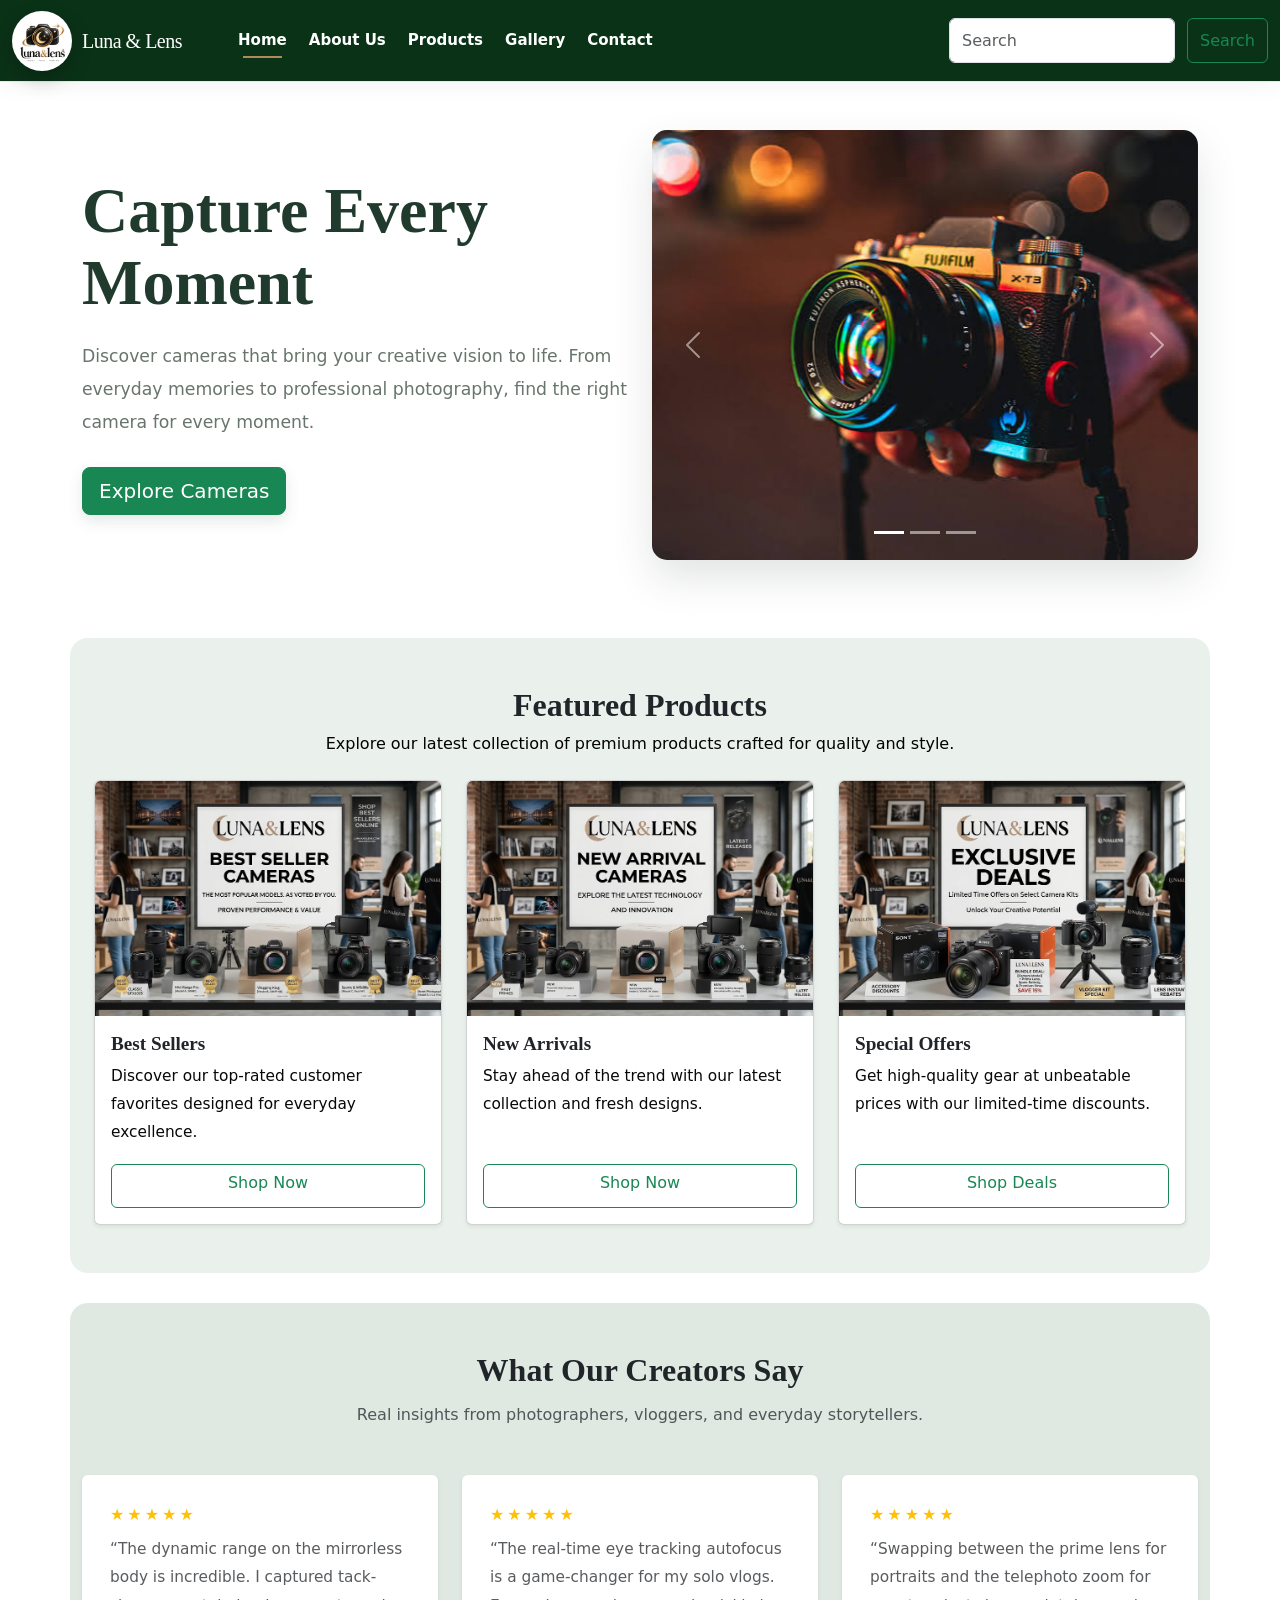
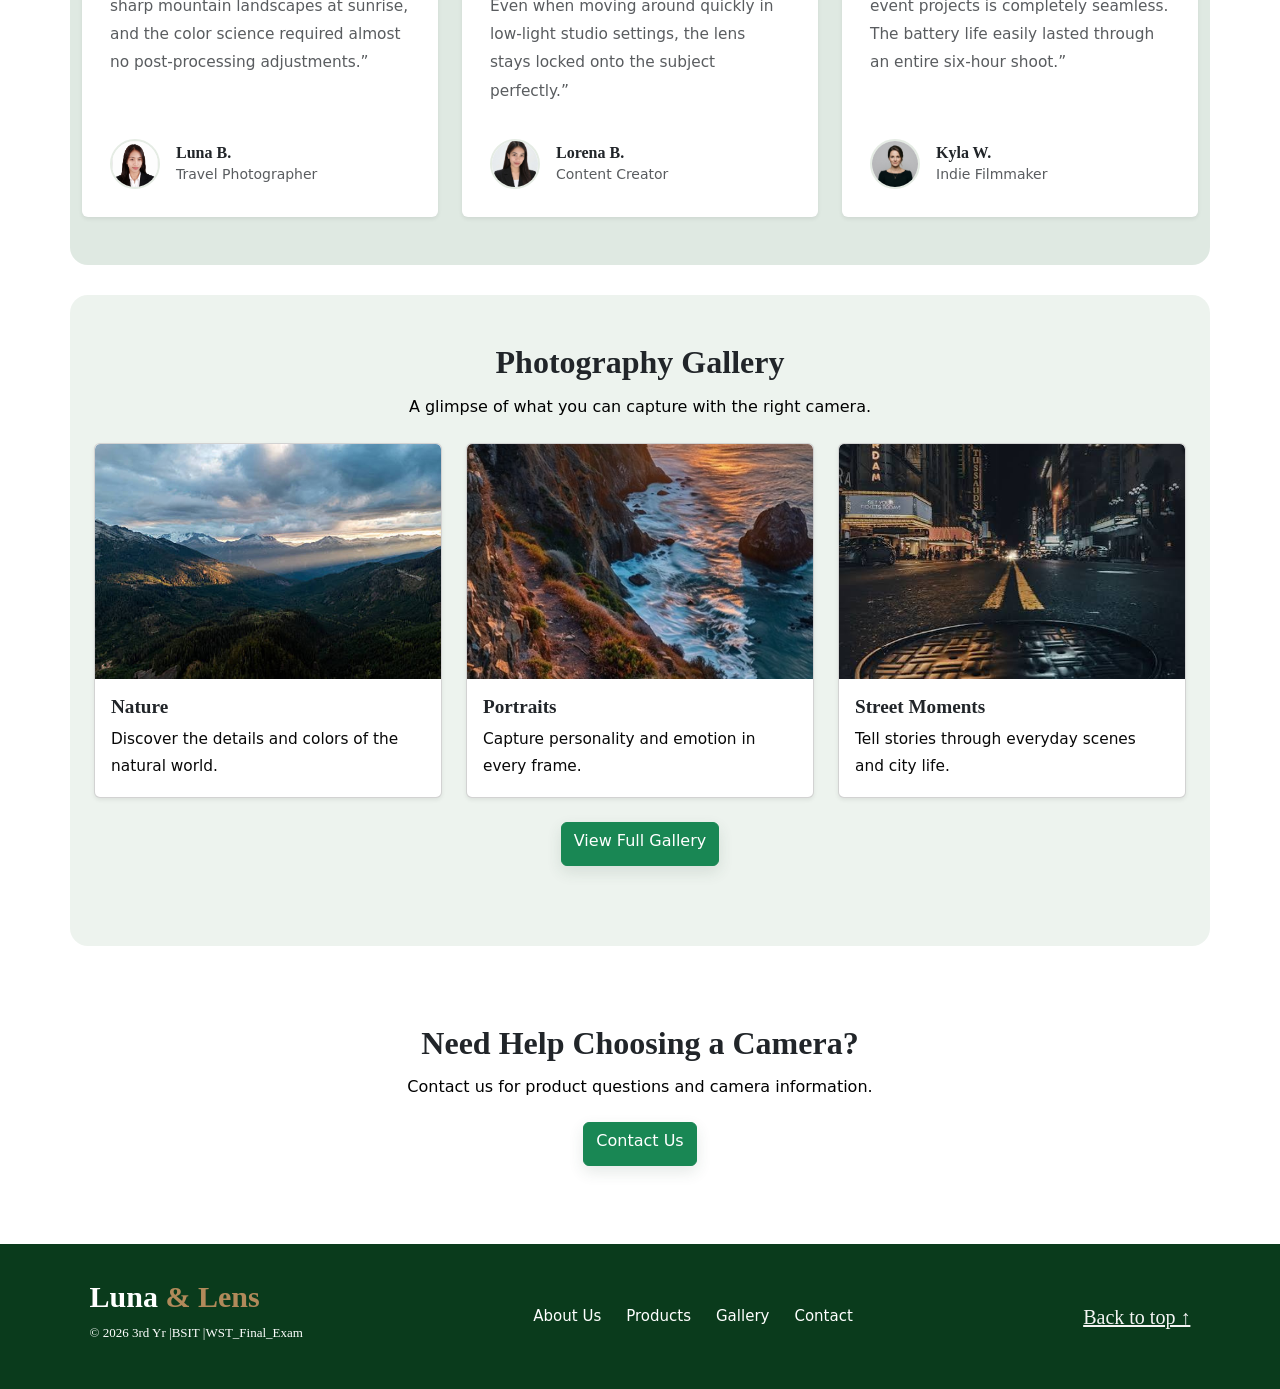
<file: index.html>
<!DOCTYPE html>
<html lang="en">
<head>
    <meta charset="UTF-8">
    <meta name="viewport" content="width=device-width, initial-scale=1.0">
    <meta name="description" content="Explore cameras, photography inspiration, and camera products at FocusFrame Cameras.">
    <title>Home | Luna & Lens</title>
    <link rel="stylesheet" href="CSS/css.css">
    <link href="https://cdn.jsdelivr.net/npm/bootstrap@5.3.3/dist/css/bootstrap.min.css" rel="stylesheet">
</head>
<body>
    <main>
        <!-- NAVIGATION SECTION WITH BOOTSTRAP NAVBAR -->
        <section>
            <nav class="navbar navbar-expand-lg">
                <div class="container-fluid">
                    <div class="navbar-brand-wrap">
                        <img class="navbar-logo" src="images/logo.png" alt="logo">
                        <a class="navbar-brand" href="index.html">Luna & Lens</a>
                    </div>
                    <button class="navbar-toggler" type="button" data-bs-toggle="collapse" data-bs-target="#navbarSupportedContent" aria-controls="navbarSupportedContent" aria-expanded="false" aria-label="Toggle navigation">
                    <span class="navbar-toggler-icon"></span>
                    </button>
                    <div class="collapse navbar-collapse" id="navbarSupportedContent">
                    <ul class="navbar-nav me-auto mb-2 mb-lg-0">
                        <li class="nav-item">
                        <a class="nav-link active" aria-current="page" href="index.html">Home</a>
                        </li>
                        <li class="nav-item">
                        <a class="nav-link" href="about.html">About Us</a>
                        </li>
                        <li class="nav-item">
                        <a class="nav-link" href="products.html">Products</a>
                        </li>
                        <li class="nav-item">
                        <a class="nav-link" href="gallery.html">Gallery</a>
                        </li>
                        <li class="nav-item">
                        <a class="nav-link" href="contact.html">Contact</a>
                        </li>
                    </ul>
                    <form class="d-flex" role="search">
                        <input class="form-control me-1" type="search" placeholder="Search" aria-label="Search">
                        <button class="btn btn-outline-success" type="submit">Search</button>
                    </form>
                    </div>
                </div>
                </nav>
        </section>

        <!-- ABOUT / HERO SECTION WITH BOOTSTRAP CAROUSEL -->
        <section id="about" class="container py-5" style="margin-bottom: 30px;">
            <div class="row align-items-center g-4">
                <div class="col-lg-6">
                    <h1 class="display-5 fw-bold">Capture Every Moment</h1>
                    <p class="lead">Discover cameras that bring your creative vision to life. From everyday memories to professional photography, find the right camera for every moment.</p>
                    <a href="products.html" class="btn btn-success btn-lg">Explore Cameras</a>
                </div>
                <div class="col-lg-6">
                    <div id="cameraCarousel" class="carousel slide" data-bs-ride="carousel">
                        <div class="carousel-indicators">
                            <button type="button" data-bs-target="#cameraCarousel" data-bs-slide-to="0" class="active" aria-current="true" aria-label="Slide 1"></button>
                            <button type="button" data-bs-target="#cameraCarousel" data-bs-slide-to="1" aria-label="Slide 2"></button>
                            <button type="button" data-bs-target="#cameraCarousel" data-bs-slide-to="2" aria-label="Slide 3"></button>
                        </div>
                        <div class="carousel-inner rounded shadow">
                            <div class="carousel-item active"><img src="images/carousel.1.jpg" class="d-block w-100"></div>
                            <div class="carousel-item"><img src="images/carousel.2.jpg" class="d-block w-100"></div>
                            <div class="carousel-item"><img src="images/carousel_img.jpg" class="d-block w-100" ></div>
                        </div>
                        <button class="carousel-control-prev" type="button" data-bs-target="#cameraCarousel" data-bs-slide="prev" aria-label="Previous slide"><span class="carousel-control-prev-icon"></span></button>
                        <button class="carousel-control-next" type="button" data-bs-target="#cameraCarousel" data-bs-slide="next" aria-label="Next slide"><span class="carousel-control-next-icon"></span></button>
                    </div>
                </div>
            </div>
        </section>

        <!-- PRODUCTS SECTION -->
        <section id="products" class="container py-5" style="background-color: #eaf1ec; border-radius: 18px; margin-bottom: 30px;">
            <div class="container">
                <div class="text-center mb-4">
                    <h2 class="fw-bold">Featured Products</h2>
                    <p>Explore our latest collection of premium products crafted for quality and style.</p>
                </div>
                <div class="row g-4">
                    <div class="col-md-4">
                        <div class="card h-100 shadow-sm">
                            <img src="images/best_seller.jpg" class="card-img-top" alt="Best Sellers">
                            <div class="card-body d-flex flex-column">
                                <h5 class="card-title">Best Sellers</h5>
                                <p class="card-text">Discover our top-rated customer favorites designed for everyday excellence.</p>
                                <a href="shop.html" class="btn btn-outline-success mt-auto">Shop Now</a>
                            </div>
                        </div>
                    </div>
                    <div class="col-md-4">
                        <div class="card h-100 shadow-sm">
                            <img src="images/new_arrival.jpg" class="card-img-top" alt="New Arrivals">
                            <div class="card-body d-flex flex-column">
                                <h5 class="card-title">New Arrivals</h5>
                                <p class="card-text">Stay ahead of the trend with our latest collection and fresh designs.</p>
                                <a href="shop.html" class="btn btn-outline-success mt-auto">Shop Now</a>
                            </div>
                        </div>
                    </div>
                    <div class="col-md-4">
                        <div class="card h-100 shadow-sm">
                            <img src="images/exclusive_deals.jpg" class="card-img-top" alt="Exclusive Deals">
                            <div class="card-body d-flex flex-column">
                                <h5 class="card-title">Special Offers</h5>
                                <p class="card-text">Get high-quality gear at unbeatable prices with our limited-time discounts.</p>
                                <a href="shop.html" class="btn btn-outline-success mt-auto">Shop Deals</a>
                            </div>
                        </div>
                    </div>
                </div>
            </div>
        </section>

        <!-- TESTIMONIALS SECTION -->
        <section id="testimonials" class="container py-5" style="background-color: #dfe9e2; border-radius: 18px; margin-bottom: 30px;">
            <div class="text-center mb-5">
                <h2 class="fw-bold text-dark">What Our Creators Say</h2>
                <p class="text-muted">Real insights from photographers, vloggers, and everyday storytellers.</p>
            </div>
            <div class="row g-4">
                <!-- Testimonial 1 -->
                <div class="col-md-4">
                    <div class="card h-100 shadow-sm border-0">
                        <div class="card-body d-flex flex-column">
                            <div class="mb-2">
                                <span class="text-warning">★★★★★</span>
                            </div>
                            <p class="card-text text-muted flex-grow-1">“The dynamic range on the mirrorless body is incredible. I captured tack-sharp mountain landscapes at sunrise, and the color science required almost no post-processing adjustments.”</p>
                            <div class="d-flex align-items-center mt-3">
                                <img src="images/my_profile.png" alt="Luna B." class="rounded-circle me-3" style="width: 50px; height: 50px; object-fit: cover;">
                                <div>
                                    <h6 class="fw-bold mb-0">Luna B.</h6>
                                    <small class="text-muted">Travel Photographer</small>
                                </div>
                            </div>
                        </div>
                    </div>
                </div>
                <!-- Testimonial 2 -->
                <div class="col-md-4">
                    <div class="card h-100 shadow-sm border-0">
                        <div class="card-body d-flex flex-column">
                            <div class="mb-2">
                                <span class="text-warning">★★★★★</span>
                            </div>
                            <p class="card-text text-muted flex-grow-1">“The real-time eye tracking autofocus is a game-changer for my solo vlogs. Even when moving around quickly in low-light studio settings, the lens stays locked onto the subject perfectly.”</p>
                            <div class="d-flex align-items-center mt-3">
                                <img src="images/profile.jpg" alt="Lorena B." class="rounded-circle me-3" style="width: 50px; height: 50px; object-fit: cover;">
                                <div>
                                    <h6 class="fw-bold mb-0">Lorena B.</h6>
                                    <small class="text-muted">Content Creator</small>
                                </div>
                            </div>
                        </div>
                    </div>
                </div>
                <!-- Testimonial 3 -->
                <div class="col-md-4">
                    <div class="card h-100 shadow-sm border-0">
                        <div class="card-body d-flex flex-column">
                            <div class="mb-2">
                                <span class="text-warning">★★★★★</span>
                            </div>
                            <p class="card-text text-muted flex-grow-1">“Swapping between the prime lens for portraits and the telephoto zoom for event projects is completely seamless. The battery life easily lasted through an entire six-hour shoot.”</p>
                            <div class="d-flex align-items-center mt-3">
                                <img src="images/profile3.jpg" alt="Kyla W." class="rounded-circle me-3" style="width: 50px; height: 50px; object-fit: cover;">
                                <div>
                                    <h6 class="fw-bold mb-0">Kyla W.</h6>
                                    <small class="text-muted">Indie Filmmaker</small>
                                </div>
                            </div>
                        </div>
                    </div>
                </div>
            </div>
        </section>


        <!-- GALLERY SECTION -->
        <section id="gallery" class="container py-5" style="background-color: #edf3ee; border-radius: 18px; margin-bottom: 30px;">
            <div class="container">
                <div class="text-center mb-4"><h2 class="fw-bold">Photography Gallery</h2><p>A glimpse of what you can capture with the right camera.</p></div>
                <div class="row g-4">
                    <div class="col-md-4"><div class="card h-100 shadow-sm"><img src="images/landscape.jpg" class="card-img-top" alt="Landscape photo"><div class="card-body"><h5 class="card-title">Nature</h5><p class="card-text">Discover the details and colors of the natural world.</p></div></div></div>
                    <div class="col-md-4"><div class="card h-100 shadow-sm"><img src="images/portrait.jpg" class="card-img-top" alt="Portrait photo"><div class="card-body"><h5 class="card-title">Portraits</h5><p class="card-text">Capture personality and emotion in every frame.</p></div></div></div>
                    <div class="col-md-4"><div class="card h-100 shadow-sm"><img src="images/street.jpg" class="card-img-top" alt="Street photo"><div class="card-body"><h5 class="card-title">Street Moments</h5><p class="card-text">Tell stories through everyday scenes and city life.</p></div></div></div>
                </div>
                <div class="text-center mt-4"><a href="gallery.html" class="btn btn-success">View Full Gallery</a></div>
            </div>
        </section>

        <section class="container py-5 text-center" style="margin-bottom: 30px;">
            <h2 class="fw-bold">Need Help Choosing a Camera?</h2>
            <p>Contact us for product questions and camera information.</p>
            <a href="contact.html" class="btn btn-success">Contact Us</a>
        </section>

        <!-- FOOTER -->
        <footer>
            <div class="footer-left">
                <span class="footer-brand">Luna<span> & Lens</span></span>
                <p>© 2026 3rd Yr |BSIT |WST_Final_Exam</p>
            </div>
            <div class="footer-links">
                <a class="nav-link" href="about.html">About Us</a>
                <a class="nav-link" href="products.html">Products</a>
                <a class="nav-link" href="gallery.html">Gallery</a>
                <a class="nav-link" href="contact.html">Contact</a>
            </div>
            <div>
                <a href="#" class="back-top">Back to top ↑</a>
            </div>
        </footer>
    </main>
    <script src="https://cdn.jsdelivr.net/npm/bootstrap@5.3.3/dist/js/bootstrap.bundle.min.js"></script>
</body>
</html>
</file>
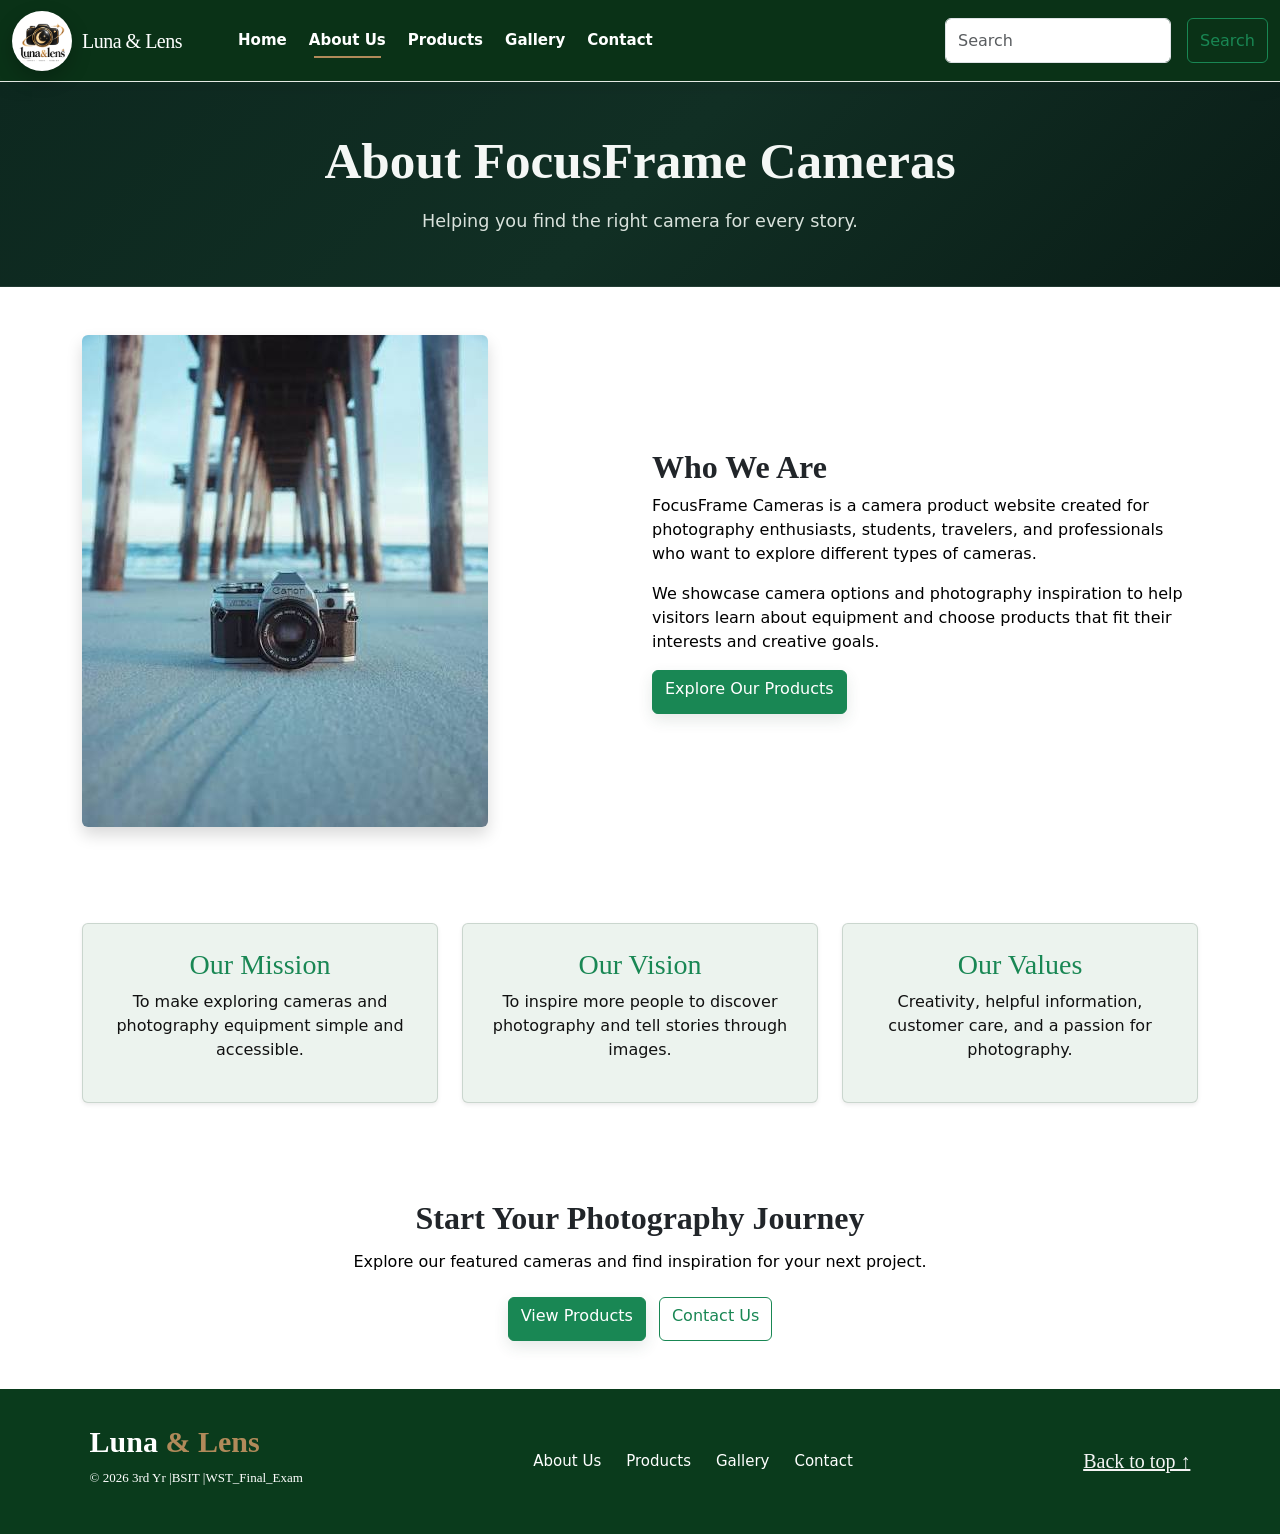
<file: about.html>
<!DOCTYPE html>
<html lang="en">
<head>
    <meta charset="UTF-8">
    <meta name="viewport" content="width=device-width, initial-scale=1.0">
    <meta name="description" content="Explore cameras, photography inspiration, and camera products at FocusFrame Cameras.">
    <title>About Us | Luna & Lens</title>
    <link rel="stylesheet" href="CSS/css.css">
    <link href="https://cdn.jsdelivr.net/npm/bootstrap@5.3.3/dist/css/bootstrap.min.css" rel="stylesheet">
</head>
<body>
    <section>
        <nav class="navbar navbar-expand-lg ">
            <div class="container-fluid">
                <div class="navbar-brand-wrap">
                    <img class="navbar-logo" src="images/logo.png" alt="logo">
                    <a class="navbar-brand" href="index.html">Luna & Lens</a>
                </div>
                <button class="navbar-toggler" type="button" data-bs-toggle="collapse" data-bs-target="#navbarSupportedContent" aria-controls="navbarSupportedContent" aria-expanded="false" aria-label="Toggle navigation">
                <span class="navbar-toggler-icon"></span>
                </button>
                <div class="collapse navbar-collapse" id="navbarSupportedContent">
                <ul class="navbar-nav me-auto mb-2 mb-lg-0">
                    <li class="nav-item">
                    <a class="nav-link" href="index.html">Home</a>
                    </li>
                    <li class="nav-item">
                    <a class="nav-link active" aria-current="page" href="about.html">About Us</a>
                    </li>
                    <li class="nav-item">
                    <a class="nav-link" href="products.html">Products</a>
                    </li>
                    <li class="nav-item">
                    <a class="nav-link" href="gallery.html">Gallery</a>
                    </li>
                    <li class="nav-item">
                    <a class="nav-link" href="contact.html">Contact</a>
                    </li>
                </ul>
                <form class="d-flex" role="search">
                    <input class="form-control me-2" type="search" placeholder="Search" aria-label="Search">
                    <button class="btn btn-outline-success" type="submit">Search</button>
                </form>
                </div>
            </div>
            </nav>
    </section>

    <header class="page-header text-center py-5">
        <div class="container">
            <h1 class="display-5 fw-bold">About FocusFrame Cameras</h1>
            <p class="lead">Helping you find the right camera for every story.</p>
        </div>
    </header>
    <section class="container py-5">
        <div class="row align-items-center g-4">
            <div class="col-lg-6">
                <img src="images/about_img.jpg" class="img-fluid rounded shadow" alt="Camera equipment for photography">
            </div>
            <div class="col-lg-6">
                <h2 class="fw-bold">Who We Are</h2
                    ><p>FocusFrame Cameras is a camera product website created for photography enthusiasts, students, travelers, and professionals who want to explore different types of cameras.</p>
                    <p>We showcase camera options and photography inspiration to help visitors learn about equipment and choose products that fit their interests and creative goals.</p>
                    <a href="products.html" class="btn btn-success">Explore Our Products</a>
                </div>
            </div>
        </div>
    </section>
    <section class="py-5">
        <div class="container">
            <div class="row g-4 text-center">
                <div class="col-md-4">
                    <div class="about-value-card p-4 h-100 rounded shadow-sm">
                        <h3 class="text-success">Our Mission</h3>
                        <p>To make exploring cameras and photography equipment simple and accessible.</p>
                    </div>
                </div>
                <div class="col-md-4">
                    <div class="about-value-card p-4 h-100 rounded shadow-sm">
                        <h3 class="text-success">Our Vision</h3>
                        <p>To inspire more people to discover photography and tell stories through images.</p>
                    </div>
                </div>
                <div class="col-md-4">
                    <div class="about-value-card p-4 h-100 rounded shadow-sm">
                        <h3 class="text-success">Our Values</h3>
                        <p>Creativity, helpful information, customer care, and a passion for photography.</p>
                    </div>
                </div>
            </div>
        </div>
    </section>
    <section class="container py-5 text-center">
        <h2 class="fw-bold">Start Your Photography Journey</h2>
        <p>Explore our featured cameras and find inspiration for your next project.</p>
        <a href="products.html" class="btn btn-success me-2">View Products</a>
        <a href="contact.html" class="btn btn-outline-success">Contact Us</a>
    </section>
    <footer>
        <div class="footer-left">
            <span class="footer-brand">Luna<span> & Lens</span></span>
            <p>© 2026 3rd Yr |BSIT |WST_Final_Exam</p>
        </div>
        <div class="footer-links">
            <a class="nav-link" href="about.html">About Us</a>
            <a class="nav-link" href="products.html">Products</a>
            <a class="nav-link" href="gallery.html">Gallery</a>
            <a class="nav-link" href="contact.html">Contact</a>
        </div>
        <div>
            <a href="#" class="back-top">Back to top ↑</a>
        </div>    
    </footer>
    <script src="https://cdn.jsdelivr.net/npm/bootstrap@5.3.3/dist/js/bootstrap.bundle.min.js"></script>
</body>
</html>
</file>
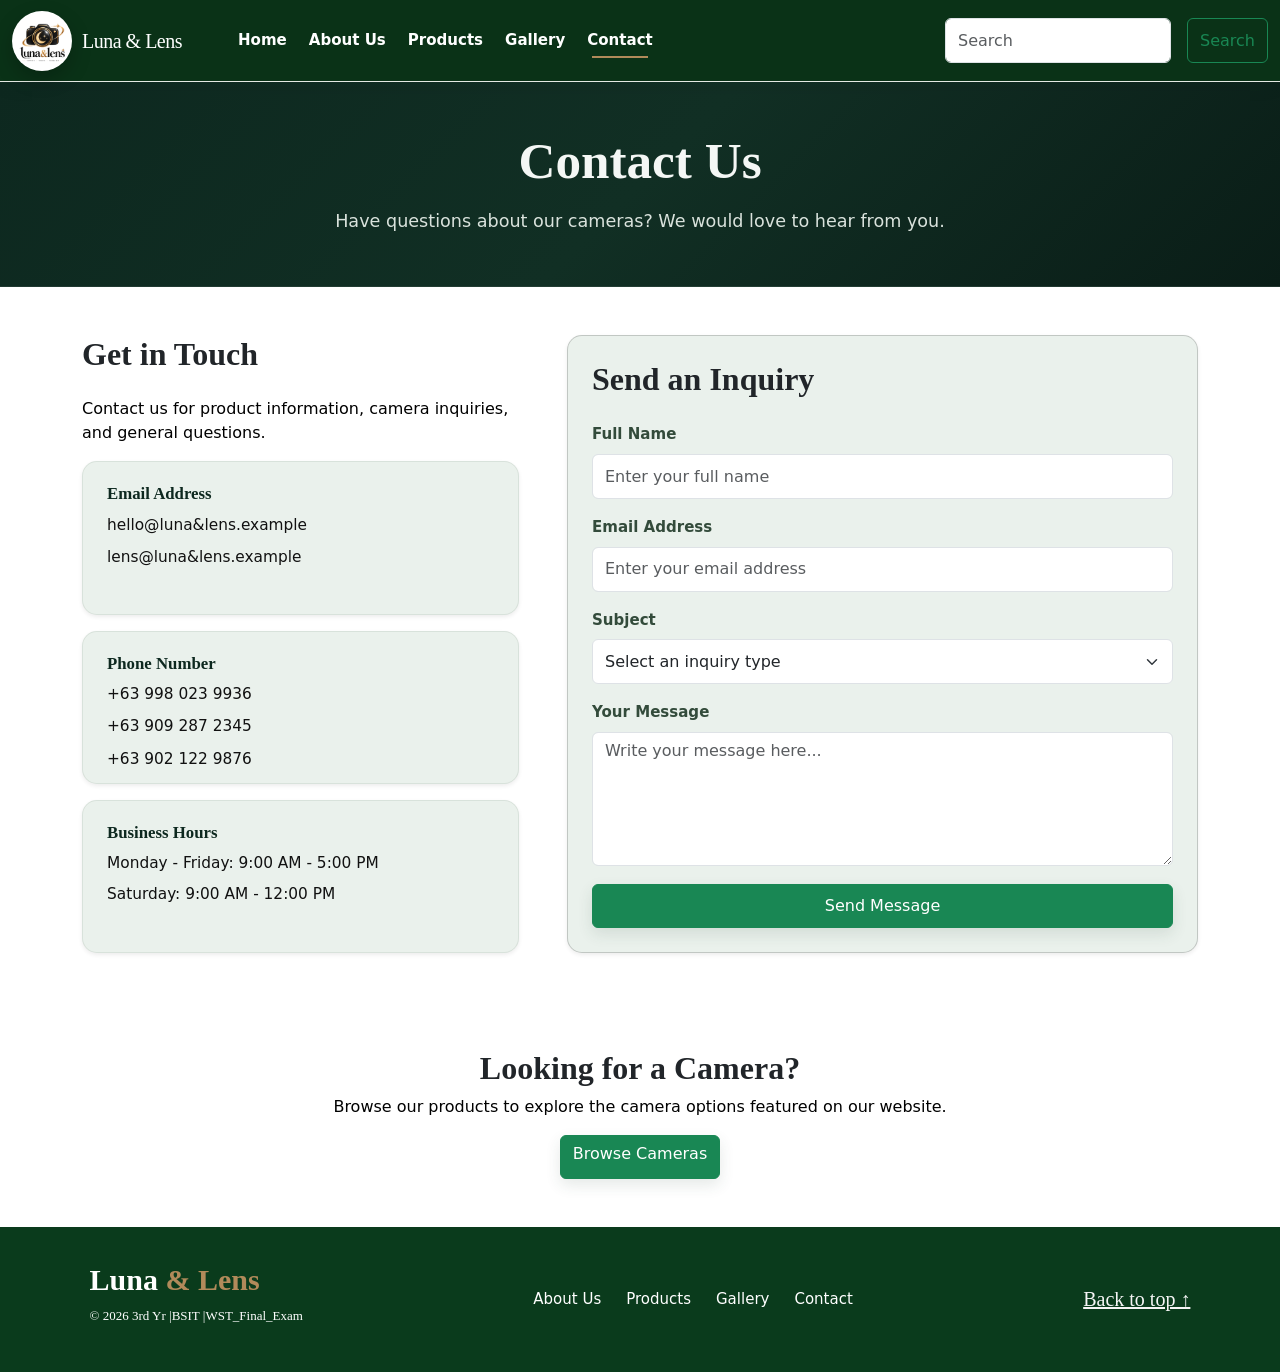
<file: contact.html>
<!DOCTYPE html>
<html lang="en">
<head>
    <meta charset="UTF-8">
    <meta name="viewport" content="width=device-width, initial-scale=1.0">
    <meta name="description" content="Explore cameras, photography inspiration, and camera products at FocusFrame Cameras.">
    <title>Contact Us | Luna & Lens</title>
    <link rel="stylesheet" href="CSS/css.css">
    <link href="https://cdn.jsdelivr.net/npm/bootstrap@5.3.3/dist/css/bootstrap.min.css" rel="stylesheet">
</head>
<body>
    <section>
        <nav class="navbar navbar-expand-lg ">
            <div class="container-fluid">
                <div class="navbar-brand-wrap">
                    <img class="navbar-logo" src="images/logo.png" alt="logo">
                    <a class="navbar-brand" href="index.html">Luna & Lens</a>
                </div>
                <button class="navbar-toggler" type="button" data-bs-toggle="collapse" data-bs-target="#navbarSupportedContent" aria-controls="navbarSupportedContent" aria-expanded="false" aria-label="Toggle navigation">
                <span class="navbar-toggler-icon"></span>
                </button>
                <div class="collapse navbar-collapse" id="navbarSupportedContent">
                <ul class="navbar-nav me-auto mb-2 mb-lg-0">
                    <li class="nav-item">
                    <a class="nav-link" href="index.html">Home</a>
                    </li>
                    <li class="nav-item">
                    <a class="nav-link" href="about.html">About Us</a>
                    </li>
                    <li class="nav-item">
                    <a class="nav-link " href="products.html">Products</a>
                    </li>
                    <li class="nav-item">
                    <a class="nav-link" href="gallery.html">Gallery</a>
                    </li>
                    <li class="nav-item">
                    <a class="nav-link active" aria-current="page" href="contact.html">Contact</a>
                    </li>
                </ul>
                <form class="d-flex" role="search">
                    <input class="form-control me-2" type="search" placeholder="Search" aria-label="Search">
                    <button class="btn btn-outline-success" type="submit">Search</button>                   
                </form>
                </div>
            </div>
        </nav>
    </section>

    <header class="page-header text-center py-5"><div class="container"><h1 class="display-5 fw-bold">Contact Us</h1><p class="lead">Have questions about our cameras? We would love to hear from you.</p></div></header>
    <section class="container py-5"><div class="row g-5">
    <div class="col-lg-5">
        <h2 class="fw-bold mb-4">Get in Touch</h2>
        <p>Contact us for product information, camera inquiries, and general questions.</p>
    <div class="card shadow-sm mb-3">
        <div class="card-body">
            <h5 class="card-title">Email Address</h5>
            <p class="card-text">hello@luna&lens.example</p>
            <p class="card-text">lens@luna&lens.example</p>
        </div>
    </div>
    <div class="card shadow-sm mb-3">
        <div class="card-body">
            <h5 class="card-title">Phone Number</h5>
            <p class="card-text">+63 998 023 9936</p>
            <p class="card-text">+63 909 287 2345</p>
            <p class="card-text">+63 902 122 9876</p>
        </div>
    </div>
    <div class="card shadow-sm">
        <div class="card-body">
            <h5 class="card-title">Business Hours</h5>
            <p class="card-text mb-1">Monday - Friday: 9:00 AM - 5:00 PM</p>
            <p class="card-text mb-0">Saturday: 9:00 AM - 12:00 PM</p>
        </div>
    </div>
    </div>
    <div class="col-lg-7">
        <div class="card shadow-sm">
            <div class="card-body p-4">
                <h2 class="fw-bold mb-4">Send an Inquiry</h2>
    <form action="#" method="post">
    <div class="mb-3">
        <label for="name" class="form-label">Full Name</label>
        <input type="text" class="form-control" id="name" name="name" placeholder="Enter your full name" required>
    </div>
    <div class="mb-3">
        <label for="email" class="form-label">Email Address</label>
        <input type="email" class="form-control" id="email" name="email" placeholder="Enter your email address" required>
    </div>
    <div class="mb-3">
        <label for="subject" class="form-label">Subject</label>
        <select class="form-select" id="subject" name="subject" required>
            <option value="" selected disabled>Select an inquiry type</option>
            <option value="product">Camera Product Inquiry</option>
            <option value="price">Product Price</option>
            <option value="support">Customer Support</option>
            <option value="other">Other</option>
        </select>
    </div>
    <div class="mb-3">
        <label for="message" class="form-label">Your Message</label>
        <textarea class="form-control" id="message" name="message" rows="5" placeholder="Write your message here..." required></textarea>
    </div>
    <button type="submit" class="btn btn-success w-100">Send Message</button>
    </form>
    </section>
    <section class="py-5 text-center">
        <div class="container">
            <h2 class="fw-bold">Looking for a Camera?</h2>
            <p>Browse our products to explore the camera options featured on our website.</p>
            <a href="products.html" class="btn btn-success">Browse Cameras</a>
        </div>
    </section>

    <footer>
        <div class="footer-left">
            <span class="footer-brand">Luna<span> & Lens</span></span>
            <p>© 2026 3rd Yr |BSIT |WST_Final_Exam</p>
        </div>
        <div class="footer-links">
            <a class="nav-link" href="about.html">About Us</a>
            <a class="nav-link" href="products.html">Products</a>
            <a class="nav-link" href="gallery.html">Gallery</a>
            <a class="nav-link" href="contact.html">Contact</a>
        </div>
        <div>
            <a href="#" class="back-top">Back to top ↑</a>
        </div>    
    </footer>
    <script src="https://cdn.jsdelivr.net/npm/bootstrap@5.3.3/dist/js/bootstrap.bundle.min.js"></script>
</body>
</html>
</file>
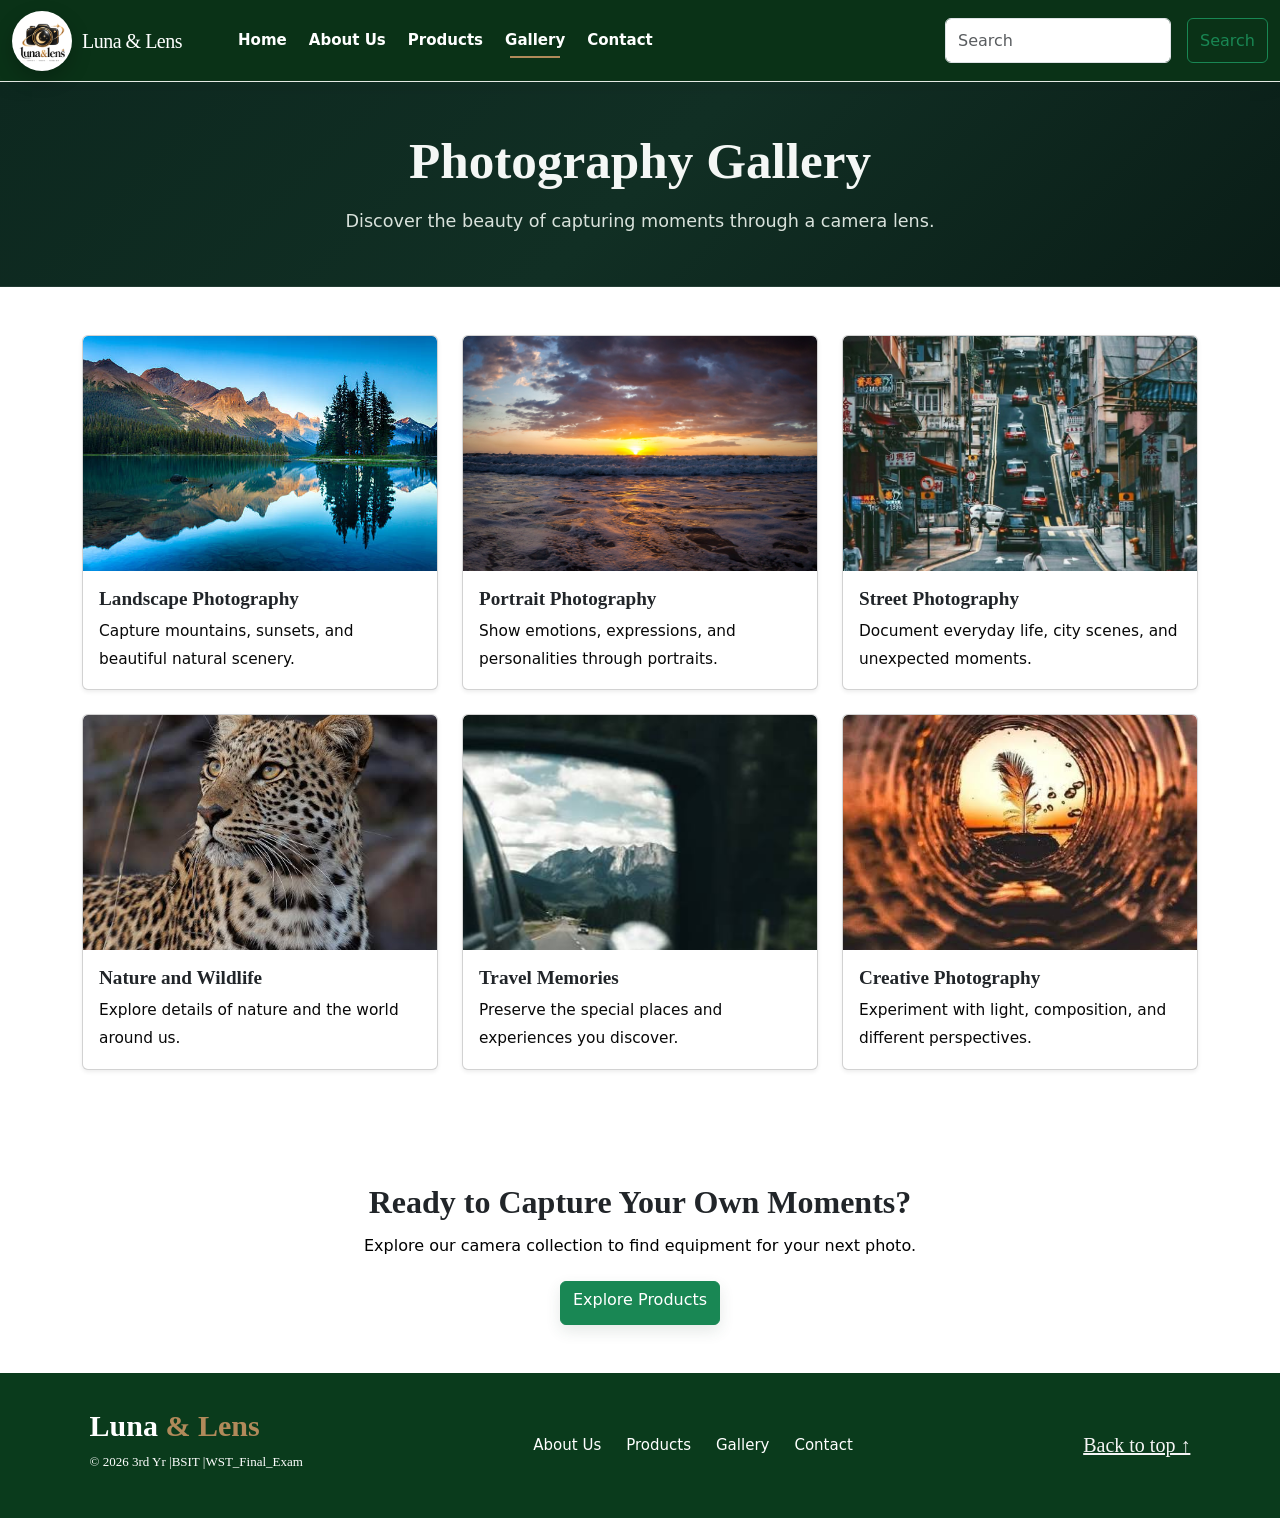
<file: gallery.html>
<!DOCTYPE html>
<html lang="en">
<head>
    <meta charset="UTF-8">
    <meta name="viewport" content="width=device-width, initial-scale=1.0">
    <meta name="description" content="Explore cameras, photography inspiration, and camera products at FocusFrame Cameras.">
    <title>Gallery | Luna & Lens</title>
    <link rel="stylesheet" href="CSS/css.css">
    <link href="https://cdn.jsdelivr.net/npm/bootstrap@5.3.3/dist/css/bootstrap.min.css" rel="stylesheet">
</head>
<body>
    <section>
        <nav class="navbar navbar-expand-lg">
            <div class="container-fluid">
                <div class="navbar-brand-wrap">
                    <img class="navbar-logo" src="images/logo.png" alt="logo">
                    <a class="navbar-brand" href="index.html">Luna & Lens</a>
                </div>
                <button class="navbar-toggler" type="button" data-bs-toggle="collapse" data-bs-target="#navbarSupportedContent" aria-controls="navbarSupportedContent" aria-expanded="false" aria-label="Toggle navigation">
                <span class="navbar-toggler-icon"></span>
                </button>
                <div class="collapse navbar-collapse" id="navbarSupportedContent">
                <ul class="navbar-nav me-auto mb-2 mb-lg-0">
                    <li class="nav-item">
                    <a class="nav-link" href="index.html">Home</a>
                    </li>
                    <li class="nav-item">
                    <a class="nav-link" href="about.html">About Us</a>
                    </li>
                    <li class="nav-item">
                    <a class="nav-link " href="products.html">Products</a>
                    </li>
                    <li class="nav-item">
                    <a class="nav-link active" aria-current="page" href="gallery.html">Gallery</a>
                    </li>
                    <li class="nav-item">
                    <a class="nav-link" href="contact.html">Contact</a>
                    </li>
                </ul>
                <form class="d-flex" role="search">
                    <input class="form-control me-2" type="search" placeholder="Search" aria-label="Search">
                    <button class="btn btn-outline-success" type="submit">Search</button>
                </form>
                </div>
            </div>
            </nav>
    </section>

    <header class="page-header text-center py-5">
        <div class="container">
            <h1 class="display-5 fw-bold">Photography Gallery</h1>
            <p class="lead">Discover the beauty of capturing moments through a camera lens.</p>
        </div>
    </header>
    <section class="container py-5">
        <div class="row g-4">
            <div class="col-sm-6 col-lg-4">
                <div class="card h-100 shadow-sm">
                    <img src="images/landscape_photography.jpg" class="card-img-top" alt="Landscape photography">
                    <div class="card-body">
                        <h5 class="card-title">Landscape Photography</h5>
                        <p class="card-text">Capture mountains, sunsets, and beautiful natural scenery.</p>
                    </div>
                </div>
            </div>
            <div class="col-sm-6 col-lg-4">
                <div class="card h-100 shadow-sm">
                    <img src="images/ocean_portrait.jpg" class="card-img-top" alt="Portrait photography">
                    <div class="card-body">
                        <h5 class="card-title">Portrait Photography</h5>
                        <p class="card-text">Show emotions, expressions, and personalities through portraits.</p>
                    </div>
                </div>
            </div>
            <div class="col-sm-6 col-lg-4">
                <div class="card h-100 shadow-sm">
                    <img src="images/street_photography.jpeg" class="card-img-top" alt="Street photography">
                    <div class="card-body">
                        <h5 class="card-title">Street Photography</h5>
                        <p class="card-text">Document everyday life, city scenes, and unexpected moments.</p>
                    </div>
                </div>
            </div>
            <div class="col-sm-6 col-lg-4">
                <div class="card h-100 shadow-sm">
                    <img src="images/wildlife.jpg" class="card-img-top" alt="Camera for nature photography">
                    <div class="card-body">
                        <h5 class="card-title">Nature and Wildlife</h5>
                        <p class="card-text">Explore details of nature and the world around us.</p>
                    </div>
                </div>
            </div>
            <div class="col-sm-6 col-lg-4">
                <div class="card h-100 shadow-sm">
                    <img src="images/travel.jpg" class="card-img-top" alt="Travel camera">
                    <div class="card-body">
                        <h5 class="card-title">Travel Memories</h5>
                        <p class="card-text">Preserve the special places and experiences you discover.</p>
                    </div>
                </div>
            </div>
            <div class="col-sm-6 col-lg-4">
                <div class="card h-100 shadow-sm">
                    <img src="images/creative.jpg" class="card-img-top" alt="Camera equipment">
                    <div class="card-body">
                        <h5 class="card-title">Creative Photography</h5>
                        <p class="card-text">Experiment with light, composition, and different perspectives.</p>
                    </div>
                </div>
            </div>
        </div>
    </section>
    <section class="container text-center pb-5">
        <h2 class="fw-bold">Ready to Capture Your Own Moments?</h2>
        <p>Explore our camera collection to find equipment for your next photo.</p>
        <a href="products.html" class="btn btn-success">Explore Products</a>
    </section>

    <footer>
        <div class="footer-left">
            <span class="footer-brand">Luna<span> & Lens</span></span>
            <p>© 2026 3rd Yr |BSIT |WST_Final_Exam</p>
        </div>
        <div class="footer-links">
            <a class="nav-link" href="about.html">About Us</a>
            <a class="nav-link" href="products.html">Products</a>
            <a class="nav-link" href="gallery.html">Gallery</a>
            <a class="nav-link" href="contact.html">Contact</a>
        </div>
        <div>
            <a href="#" class="back-top">Back to top ↑</a>
        </div>    
    </footer>
    <script src="https://cdn.jsdelivr.net/npm/bootstrap@5.3.3/dist/js/bootstrap.bundle.min.js"></script>
</body>
</html>
</file>
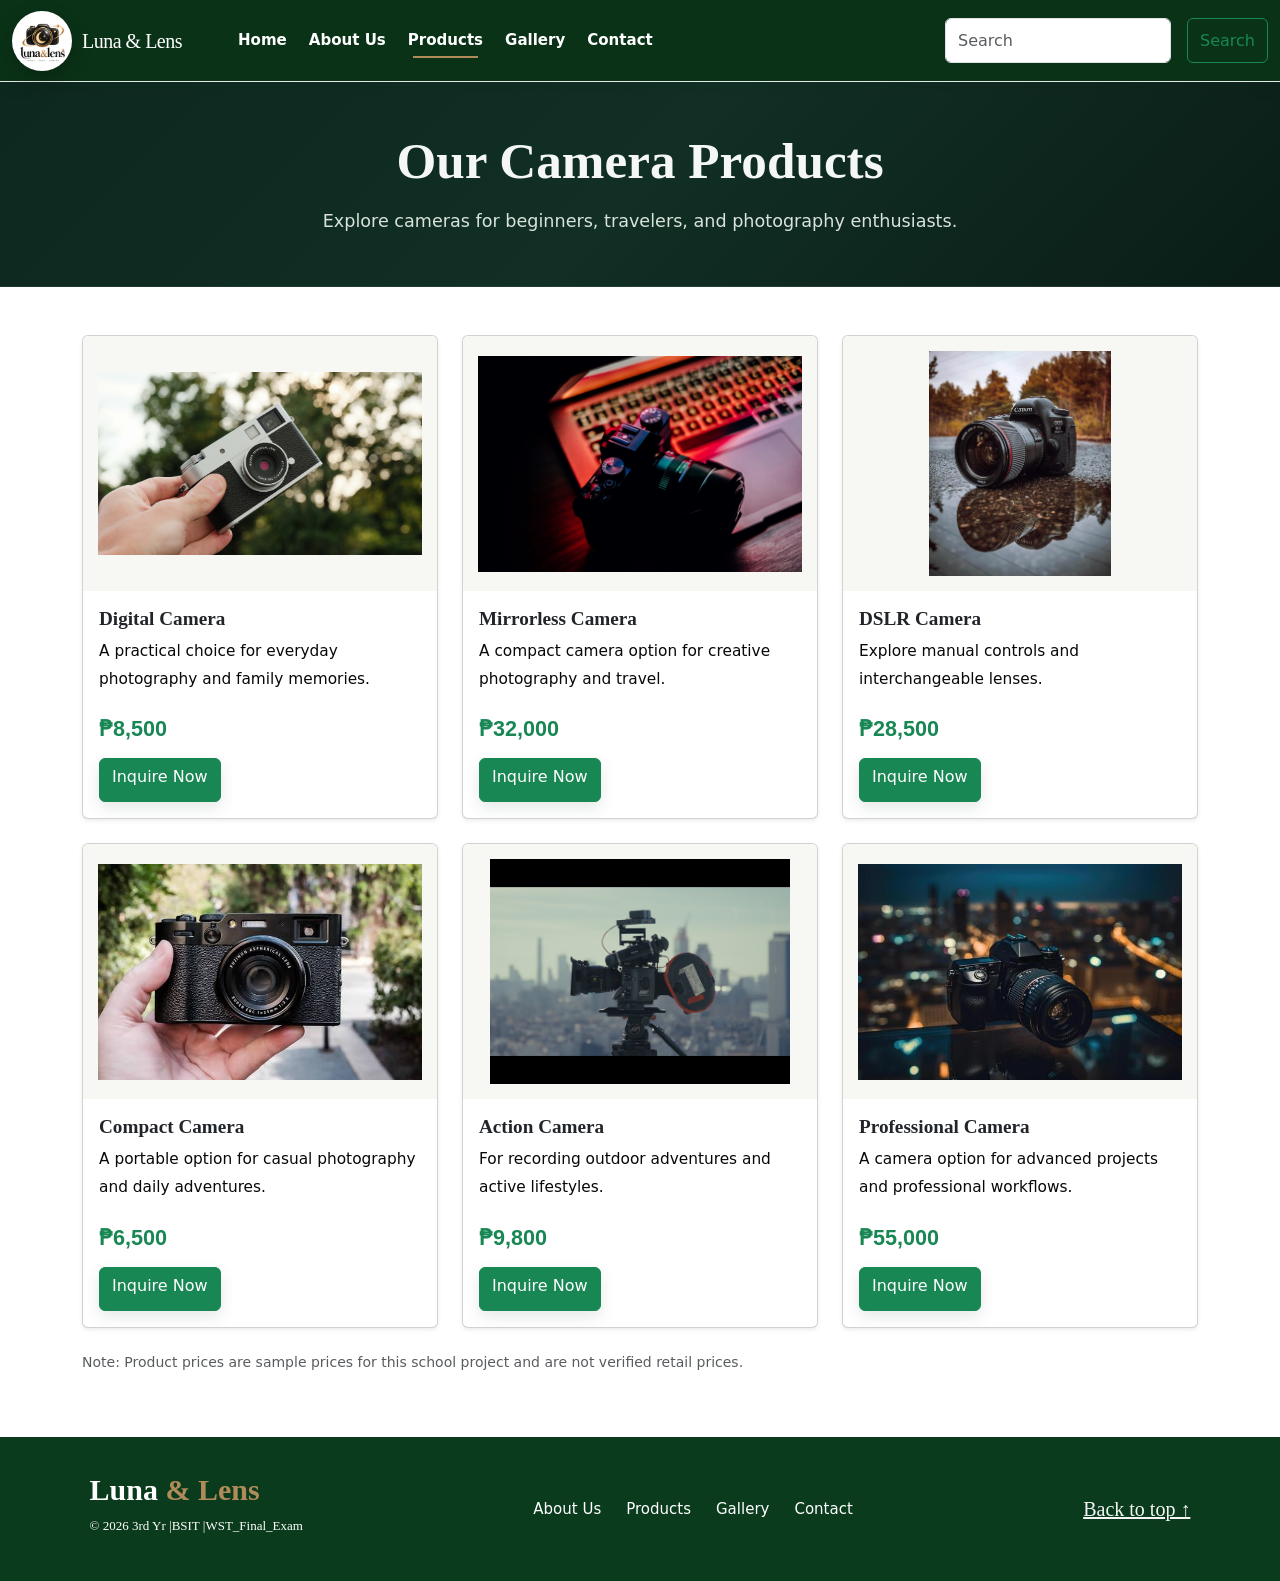
<file: products.html>
<!DOCTYPE html>
<html lang="en">
<head>
    <meta charset="UTF-8">
    <meta name="viewport" content="width=device-width, initial-scale=1.0">
    <meta name="description" content="Explore cameras, photography inspiration, and camera products at FocusFrame Cameras.">
    <title>Products | Luna & Lens</title>
    <link rel="stylesheet" href="CSS/css.css">
    <link href="https://cdn.jsdelivr.net/npm/bootstrap@5.3.3/dist/css/bootstrap.min.css" rel="stylesheet">
</head>
<body>
    <!-- NAVBAR WITH BOOTSRAP NAVBAR -->
    <section>
        <nav class="navbar navbar-expand-lg">
            <div class="container-fluid">
                <div class="navbar-brand-wrap">
                    <img src="images/logo.png" alt="logo" class="navbar-logo">
                    <a class="navbar-brand" href="index.html">Luna & Lens</a>
                </div>
                <button class="navbar-toggler" type="button" data-bs-toggle="collapse" data-bs-target="#navbarSupportedContent" aria-controls="navbarSupportedContent" aria-expanded="false" aria-label="Toggle navigation">
                <span class="navbar-toggler-icon"></span>
                </button>
                <div class="collapse navbar-collapse" id="navbarSupportedContent">
                <ul class="navbar-nav me-auto mb-2 mb-lg-0">
                    <li class="nav-item">
                    <a class="nav-link" href="index.html">Home</a>
                    </li>
                    <li class="nav-item">
                    <a class="nav-link" href="about.html">About Us</a>
                    </li>
                    <li class="nav-item">
                    <a class="nav-link active" aria-current="page" href="products.html">Products</a>
                    </li>
                    <li class="nav-item">
                    <a class="nav-link" href="gallery.html">Gallery</a>
                    </li>
                    <li class="nav-item">
                    <a class="nav-link" href="contact.html">Contact</a>
                    </li>
                </ul>
                <form class="d-flex" role="search">
                    <input class="form-control me-2" type="search" placeholder="Search" aria-label="Search">
                    <button class="btn btn-outline-success" type="submit">Search</button>
                </form>
                </div>
            </div>
            </nav>
    </section>

    <header class="page-header text-center py-5"><div class="container"><h1 class="display-5 fw-bold">Our Camera Products</h1><p class="lead">Explore cameras for beginners, travelers, and photography enthusiasts.</p></div></header>
    <section class="container py-5">
        <div class="row g-4">
            <div class="col-sm-6 col-lg-4">
                <div class="card product-card h-100 shadow-sm">
                    <img src="images/digital camera.jpg" class="card-img-top" alt="Digital camera">
                    <div class="card-body">
                        <h5 class="card-title">Digital Camera</h5>
                        <p class="card-text">A practical choice for everyday photography and family memories.</p>
                        <h5 class="text-success">₱8,500</h5>
                        <a href="contact.html" class="btn btn-success">Inquire Now</a>
                    </div>
                </div>
            </div>
            <div class="col-sm-6 col-lg-4">
                <div class="card product-card h-100 shadow-sm">
                    <img src="images/mirrorless.jpg" class="card-img-top" alt="Mirrorless camera">
                    <div class="card-body">
                        <h5 class="card-title">Mirrorless Camera</h5>
                        <p class="card-text">A compact camera option for creative photography and travel.</p>
                        <h5 class="text-success">₱32,000</h5>
                        <a href="contact.html" class="btn btn-success">Inquire Now</a>
                    </div>
                </div>
            </div>
            <div class="col-sm-6 col-lg-4">
                <div class="card product-card h-100 shadow-sm">
                    <img src="images/dslr camera.jpg" class="card-img-top" alt="DSLR camera">
                    <div class="card-body">
                        <h5 class="card-title">DSLR Camera</h5>
                        <p class="card-text">Explore manual controls and interchangeable lenses.</p>
                        <h5 class="text-success">₱28,500</h5>
                        <a href="contact.html" class="btn btn-success">Inquire Now</a>
                    </div>
                </div>
            </div>
            <div class="col-sm-6 col-lg-4">
                <div class="card product-card h-100 shadow-sm">
                    <img src="images/compact camera.jpg" class="card-img-top" alt="Compact camera">
                    <div class="card-body">
                        <h5 class="card-title">Compact Camera</h5>
                        <p class="card-text">A portable option for casual photography and daily adventures.</p>
                        <h5 class="text-success">₱6,500</h5>
                        <a href="contact.html" class="btn btn-success">Inquire Now</a>
                    </div>
                </div>
            </div>
            <div class="col-sm-6 col-lg-4">
                <div class="card product-card h-100 shadow-sm">
                    <img src="images/film camera.jpg" class="card-img-top" alt="Action camera">
                    <div class="card-body">
                        <h5 class="card-title">Action Camera</h5>
                        <p class="card-text">For recording outdoor adventures and active lifestyles.</p>
                        <h5 class="text-success">₱9,800</h5>
                        <a href="contact.html" class="btn btn-success">Inquire Now</a>
                    </div>
                </div>
            </div>
            <div class="col-sm-6 col-lg-4">
                <div class="card product-card h-100 shadow-sm">
                    <img src="images/professional camera.jpg" class="card-img-top" alt="Professional camera">
                    <div class="card-body">
                        <h5 class="card-title">Professional Camera</h5>
                        <p class="card-text">A camera option for advanced projects and professional workflows.</p>
                        <h5 class="text-success">₱55,000</h5>
                        <a href="contact.html" class="btn btn-success">Inquire Now</a>
                    </div>
                </div>
            </div>
        </div>
        <p class="text-muted small mt-4">Note: Product prices are sample prices for this school project and are not verified retail prices.</p>
    </section>

    <footer>
        <div class="footer-left">
            <span class="footer-brand">Luna<span> & Lens</span></span>
            <p>© 2026 3rd Yr |BSIT |WST_Final_Exam</p>
        </div>
        <div class="footer-links">
            <a class="nav-link" href="about.html">About Us</a>
            <a class="nav-link" href="products.html">Products</a>
            <a class="nav-link" href="gallery.html">Gallery</a>
            <a class="nav-link" href="contact.html">Contact</a>
        </div>
        <div>
            <a href="#" class="back-top">Back to top ↑</a>
        </div>    
    </footer>
    <script src="https://cdn.jsdelivr.net/npm/bootstrap@5.3.3/dist/js/bootstrap.bundle.min.js"></script>
</body>
</html>
</file>
<file: CSS/css.css>
* {
    box-sizing: border-box;
}

html {
    scroll-behavior: smooth;
    scroll-padding-top: 90px;
}

body {
    margin: 0;
    background-color: #071b15;
    color: #edf5ef;
    font-family: 'Times New Roman', Times, serif;
    font-size: 16px;
    line-height: 1.7;
}

img {max-width: 100%;}
a { color: #dfeee2; text-decoration: none; transition: color 0.3s ease;}
a:hover { color: #b18a5a;}
h1,h2,h3,h4,h5,h6 {
    color: #f2f7f4;
    font-family: 'Times New Roman', Times, serif;
    line-height: 1.3;
    font-weight: 400;
}

p,.lead,.card-text,footer p,.text-muted,.text-dark,
.form-label,.navbar .nav-link,.navbar-brand {font-weight: 400;}
p,.lead,.card-text,footer p,
.text-muted,.text-dark,.form-label {color: #000000; font-weight: 400;}
.navbar {
    min-height: 82px;
    padding: 14px 5%;
    background-color:rgb(10, 50, 23);
    border-bottom: 1px solid #e5eae4;
    box-shadow: 0 4px 20px rgba(31, 54, 40, 0.05);
}

.navbar .container-fluid {
    gap: 14px;
    align-items: center;
}

.navbar-brand-wrap {
    display: flex;
    align-items: center;
    gap: 10px;
    margin-right: 18px;
}

.navbar-logo {
    width: 60px;
    height: 60px;
    object-fit: cover;
    border-radius: 50%;
    background-color: white;
    border: 2px solid rgba(255, 255, 255, 0.25);
    box-shadow: 0 8px 20px rgba(0, 0, 0, 0.22);
    flex-shrink: 0;
}

.navbar-brand {
    margin-right: 0;
    color: #ffffff !important;
    font-family:'Times New Roman', Times, serif;
    font-size: 1.55rem;
    font-weight: 400;
    letter-spacing: -0.5px;
}

.navbar-nav {
    gap: 6px;
    margin-left: 0;
}

.navbar .nav-link {
    position: relative;
    padding: 10px 13px ;
    color: #ffffff;
    font-size: 0.94rem;
    font-weight: 600;
    transition: color 0.3s ease;
    white-space: nowrap;
}

.navbar .nav-link::after {
    position: absolute;
    bottom: 4px;
    left: 13px;
    width: calc(100% - 26px);
    height: 2px;
    background-color: #b18a5a;
    content: "";
    display: block;
    transform: scaleX(0);
    transform-origin: left;
    transition: transform 0.3s ease;
}

.navbar .nav-link:hover,
.navbar .nav-link:focus,
.navbar .nav-link.active {
    color: #ffffff !important;
}

.navbar .nav-link:hover::after,
.navbar .nav-link.active::after {
    transform: scaleX(1);
}

.navbar-toggler {
    padding: 8px 10px;
    border: 1px solid rgba(255, 255, 255, 0.35);
    background: transparent;
    box-shadow: none;
}

.navbar-toggler .navbar-toggler-icon {
    background-image: url("data:image/svg+xml,%3csvg xmlns='http://www.w3.org/2000/svg' viewBox='0 0 30 30'%3e%3cpath stroke='rgba%28255, 255, 255, 1%29' stroke-linecap='round' stroke-width='2.5' d='M4 7h22M4 15h22M4 23h22'/%3e%3c/svg%3e");
}

.navbar-toggler:focus {
    outline: 2px solid rgba(255, 255, 255, 0.5);
}

@media (max-width: 991.98px) {
    .navbar-collapse {
        width: 100%;
    }

    .navbar-nav {
        display: flex !important;
        flex-direction: row !important;
        flex-wrap: nowrap;
        justify-content: center;
        align-items: center;
        width: 100%;
        white-space: nowrap;
        overflow-x: auto;
        scrollbar-width: none;
    }

    .navbar-nav::-webkit-scrollbar {
        display: none;
    }

    .nav-item {
        flex: 0 0 auto;
    }

    .navbar .nav-link {
        padding: 8px 10px;
        font-size: 0.8rem;
    }
}

.navbar form[role="search"] {
    gap: 8px;
    margin-left: 15px;
}

.navbar .form-control {
    min-width: 140px;
}

.page-header {
    padding: 85px 20px ;
    background: linear-gradient(
        135deg,
        #0d281f,
        #112f24,
        #0a1d17
    );
    border-bottom: 1px solid rgba(255,255,255,0.08);
}

.page-header h1 {
    margin-bottom: 15px;
    color: #f4f7f5;
    font-size: clamp(2.2rem, 4vw, 3.5rem);
    font-weight: bold;
}

.page-header .lead {
    max-width: 680px;
    margin: 0 auto;
    color: #d9e2dc;
    font-size: 1.1rem;
    line-height: 1.8;
}


.container {
    max-width: 1180px;
}

section.container {
    padding-top: 65px;
    padding-bottom: 65px;
}

.bg-light {
    background-color: #0b1f18 ;
}

.text-dark {
    color: #edf5ef;
}

.text-success {
    color: #dfeee2;
}

.btn {
    display: inline-flex;
    align-items: center;
    justify-content: center;
    min-height: 44px;
    padding: 11px 23px;
    border-radius: 7px;
    font-size: 0.94rem;
    font-weight: 600;
    transition:
        background-color 0.3s ease,
        color 0.3s ease,
        border-color 0.3s ease,
        box-shadow 0.3s ease,
        transform 0.3s ease;
}

.btn:hover {
    transform: translateY(-2px);
}

.btn-success {
    color: #ffffff;
    background-color: #294c3b;
    border: 1px solid #294c3b ;
    box-shadow: 0 6px 15px rgba(41, 76, 59, 0.12);
}

.btn-success:hover {
    color: #ffffff ;
    background-color: #193729;
    border-color: #193729;
    box-shadow: 0 9px 20px rgba(41, 76, 59, 0.2);
}

.btn-outline-success {
    color: #294c3b ;
    background-color: transparent ;
    border: 1px solid #91a696 ;
}

.btn-outline-success:hover {
    color: #ffffff ;
    background-color: #294c3b ;
    border-color: #294c3b ;
}

.btn-lg {
    padding: 14px 28px;
    font-size: 1rem;
}


#about h1 {
    max-width: 580px;
    margin-bottom: 22px;
    color: #203b2d;
    font-size: clamp(2.7rem, 5vw, 4.5rem);
    line-height: 1.12;
}

#about .lead {
    max-width: 550px;
    margin: 0 0 28px;
    color: #68756c;
    font-size: 1.08rem;
    line-height: 1.9;
}


.carousel {
    overflow: hidden;
    border-radius: 15px;
    background-color: #eaf0e8;
    box-shadow: 0 18px 40px rgba(31, 54, 40, 0.13);
}

.carousel-inner {
    border-radius: 15px ;
}

.carousel-item img {
    display: block;
    width: 100%;
    height: 430px;
    object-fit: cover;
}

.carousel-indicators {
    margin-bottom: 16px;
}

.carousel-indicators button {
    width: 25px ;
    height: 4px ;
    border: 0 ;
    border-radius: 10px;
}

.carousel-control-prev,
.carousel-control-next {
    width: 12%;
}


.card {
    height: 100%;
    overflow: hidden;
    background-color: #0e211b;
    border: 1px solid rgba(255,255,255,0.08);
    border-radius: 13px ;
    box-shadow: 0 7px 23px rgba(0, 0, 0, 0.18);
    transition:
        transform 0.3s ease,
        box-shadow 0.3s ease,
        border-color 0.3s ease;
}

.card:hover {
    transform: translateY(-6px);
    border-color: rgba(177, 138, 90, 0.6);
    box-shadow: 0 16px 35px rgba(0, 0, 0, 0.24) ;
}

.card-img-top {
    display: block;
    width: 100%;
    height: 235px;
    object-fit: cover;
    background-color: #f1f3ed;
    transition: transform 0.4s ease;
}

.card:hover .card-img-top {
    transform: scale(1.025);
}

.card-body {
    padding: 25px;
}

.card-title {
    margin-bottom: 12px;
    color: #f0f5f1;
    font-size: 1.2rem;
    font-weight: bold;
}

.card-text {
    margin-bottom: 18px;
    color: #080808;
    font-size: 0.96rem;
    line-height: 1.8;
}

.card-body .btn {
    margin-top: 2px;
}


.product-card .card-img-top {
    height: 255px;
    padding: 15px;
    object-fit: contain;
    background-color: #f7f8f4;
}

.product-card .card-body {
    display: flex;
    flex-direction: column;
    align-items: flex-start;
}

.product-card .card-text {
    flex-grow: 1;
}

.product-card h5.text-success {
    margin: 5px 0 16px;
    color: #294c3b ;
    font-family: "Segoe UI", Arial, sans-serif;
    font-size: 1.35rem;
    font-weight: bold;
}

.product-card .btn {
    margin-top: auto;
}



#testimonials .card {
    border-top: 3px solid #d8c09b;
}

#testimonials .card-body {
    padding: 28px;
}

#testimonials .text-warning {
    color: #b18a5a ;
    letter-spacing: 3px;
}

#testimonials .card-text {
    line-height: 1.85;
}

#testimonials img.rounded-circle {
    flex-shrink: 0;
    border: 2px solid #e5ece4;
}


section.container img.img-fluid {
    border-radius: 14px ;
    box-shadow: 0 15px 35px rgba(31, 54, 40, 0.12) ;
}

section.bg-light .bg-white {
    border: 1px solid rgba(255,255,255,0.08);
    border-radius: 13px ;
    box-shadow: 0 7px 22px rgba(0,0,0,0.18) ;
    transition: transform 0.3s ease, box-shadow 0.3s ease;
    background-color: #0d261e;
}

section.bg-light .bg-white:hover {
    transform: translateY(-5px);
    box-shadow: 0 14px 30px rgba(0,0,0,0.22) ;
}

section.bg-light .bg-white h3 {
    color: #edf5ef ;
    font-family: Georgia, "Times New Roman", serif;
    font-size: 1.45rem;
}

.about-value-card {
    background-color: #ecf3ee;
    border: 1px solid rgba(10, 50, 23, 0.15);
}

.about-value-card:nth-child(2) {
    background-color: #dfe9e2;
}

.about-value-card:nth-child(3) {
    background-color: #cfe2d4;
}

.about-value-card h3 {
    color: #0d281f;
}

.about-value-card p {
    color: #111111;
}


.col-lg-5 .card-body {
    padding: 22px 24px;
}

.col-lg-5 {
    display: flex;
    flex-direction: column;
}

.col-lg-5 .card {
    background-color: #eaf1ec;
    border: 1px solid rgba(10, 50, 23, 0.08);
    border-radius: 15px;
    height: 100%;
}

.col-lg-5 .card-title {
    margin-bottom: 7px;
    font-size: 1.05rem;
    color: #0d281f;
}

.col-lg-5 .card-text {
    margin-bottom: 5px;
    color: #111111;
}

.col-lg-7 > .card {
    border-radius: 15px ;
    background-color: #eaf1ec;
    height: 100%;
    display: flex;
    flex-direction: column;
}

.col-lg-7 .card-body {
    padding: 35px ;
    flex: 1;
}

.form-label {
    margin-bottom: 7px;
    color: #334b3b;
    font-size: 0.94rem;
    font-weight: 600;
}

.form-control,
.form-select {
    min-height: 45px;
    padding: 11px 13px;
    color: #26352c;
    background-color: #ffffff;
    border: 1px solid #dce4dc;
    border-radius: 8px;
    box-shadow: none;
}

.form-control::placeholder {
    color: #9aa39c;
}

.form-control:focus,
.form-select:focus {
    color: #26352c;
    background-color: #ffffff;
    border-color: #7d9b86;
    box-shadow: 0 0 0 3px rgba(41, 76, 59, 0.1);
}

textarea.form-control {
    min-height: 140px;
    resize: vertical;
}

.col-lg-7 .btn.w-100 {
    width: 100%;
}


#projects .text-center,
#gallery .text-center {
    margin-bottom: 32px ;
}

#projects h2,
#gallery h2,
#testimonials h2,
section.container.text-center h2 {
    margin-bottom: 13px;
}

section.container.text-center > p {
    margin: 0 auto 23px;
}

footer { 
    display: flex; 
    justify-content: space-between; 
    align-items: center; 
    gap: 20px; 
    padding: 30px 7%; 
    background: #0a3b1c; 
    color: #d0d8ce; 
    font-size: 15px; 
}
.footer-left {display: flex; flex-direction: column; gap: 4px;}
.footer-brand { font-family:'Times New Roman', Times, serif; font-size: 30px; color: white; font-weight: bold; }
.footer-brand span {color:#b18a5a ; }
.footer-left p {font-size: 13px; color: white; font-family:'Times New Roman', Times, serif;}
.footer-links {display: flex; gap: 25px; font-weight:20px;}
.footer-links a {font-size: 15px; color: white; transition: color .2s ease;}
.footer-links a:hover {color:#b18a5a ; }
.back-top {font-family:'Times New Roman', Times, serif; color:whitesmoke; font-size: 20px; font-weight: 400; transition: opacity .2s ease;}
.back-top:hover { text-decoration: underline; background-color: transparent;}
</file>
